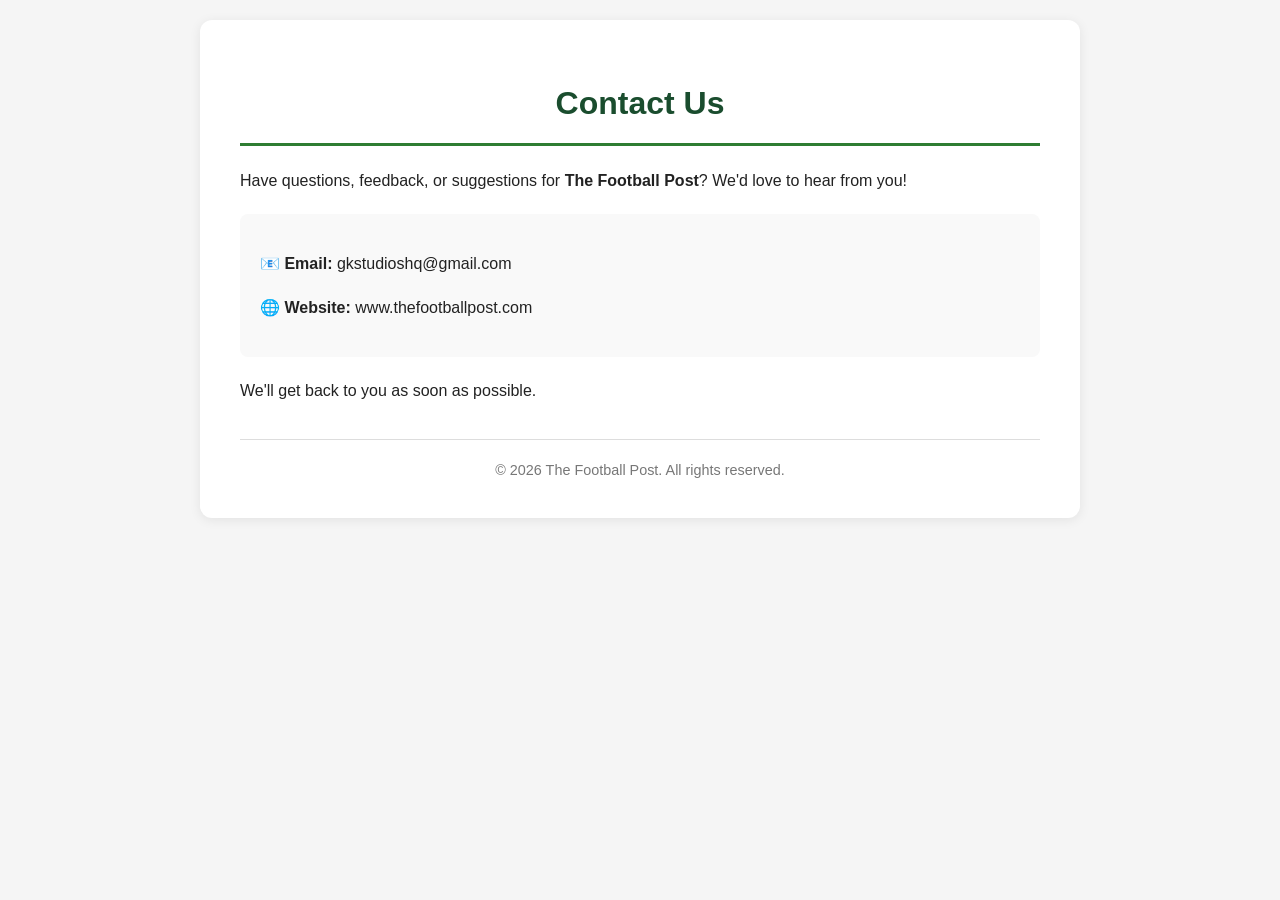
<file: contact_us.html>
<!DOCTYPE html>
<html lang="en">
<head>
    <meta charset="UTF-8">
    <meta name="viewport" content="width=device-width, initial-scale=1.0">
    <title>Contact Us - The Football Post</title>
    <style>
        body {
            font-family: Arial, sans-serif;
            line-height: 1.7;
            margin: 0;
            padding: 20px;
            background: #f5f5f5;
            color: #222;
        }
        .container {
            max-width: 800px;
            margin: 0 auto;
            background: #fff;
            padding: 35px 40px;
            border-radius: 12px;
            box-shadow: 0 2px 12px rgba(0,0,0,0.08);
        }
        h1 {
            color: #1a4d2e;
            border-bottom: 3px solid #2e7d32;
            padding-bottom: 12px;
            text-align: center;
        }
        .contact-info {
            background: #f9f9f9;
            padding: 20px;
            border-radius: 8px;
            margin: 20px 0;
        }
        .footer {
            text-align: center;
            margin-top: 35px;
            padding-top: 18px;
            border-top: 1px solid #ddd;
            font-size: 0.9em;
            color: #777;
        }
    </style>
</head>
<body>
    <div class="container">
        <h1>Contact Us</h1>

        <p>Have questions, feedback, or suggestions for <strong>The Football Post</strong>? We'd love to hear from you!</p>

        <div class="contact-info">
            <p><strong>📧 Email:</strong> gkstudioshq@gmail.com</p>
            <p><strong>🌐 Website:</strong> www.thefootballpost.com</p>
        </div>

        <p>We'll get back to you as soon as possible.</p>

        <div class="footer">
            &copy; 2026 The Football Post. All rights reserved.
        </div>
    </div>
</body>
</html>
</file>
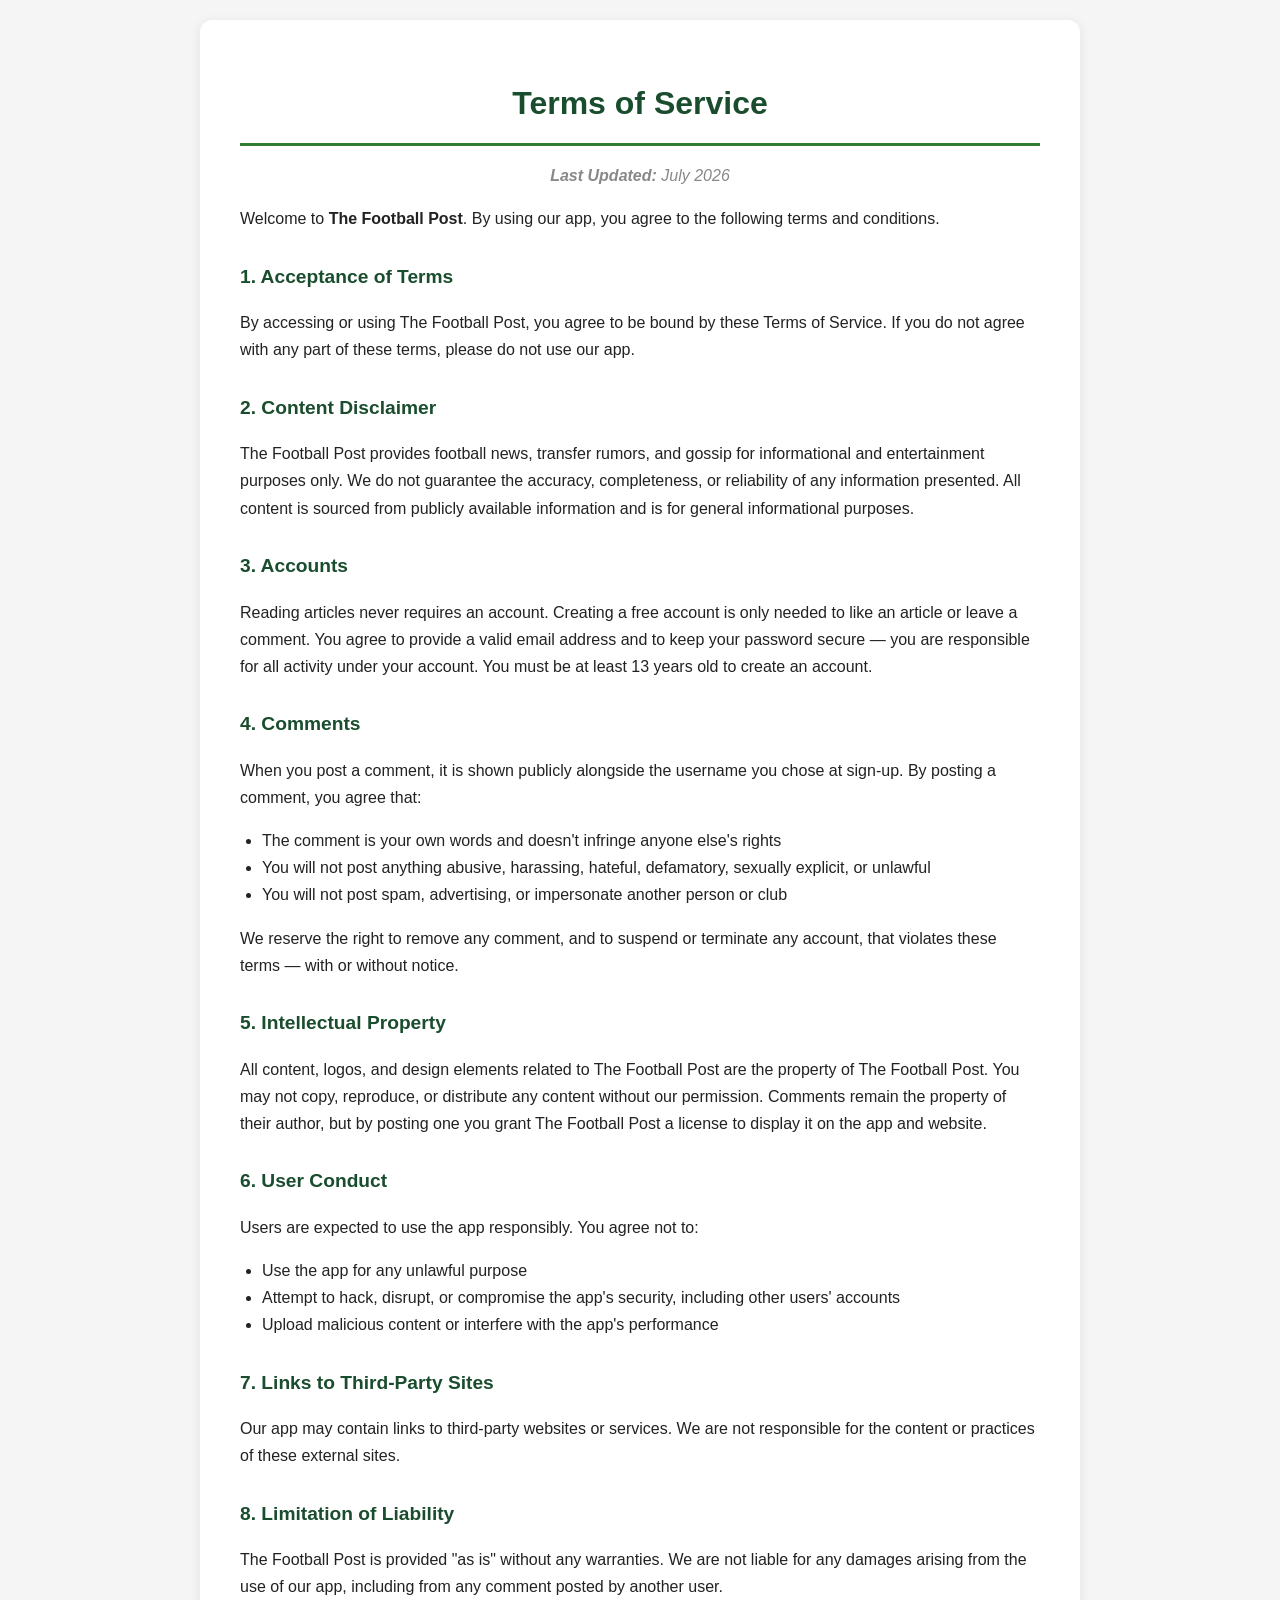
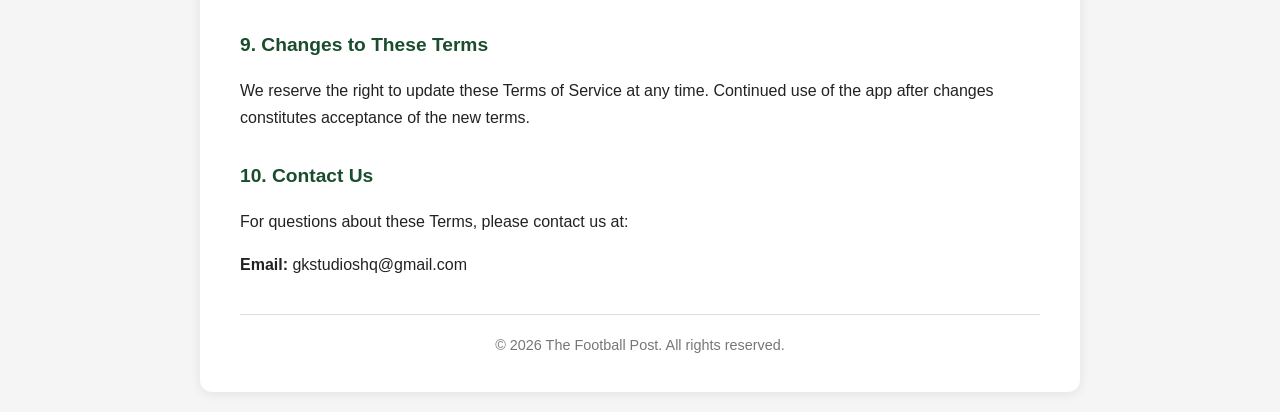
<file: Terms_of_Use.html>
<!DOCTYPE html>
<html lang="en">
<head>
    <meta charset="UTF-8">
    <meta name="viewport" content="width=device-width, initial-scale=1.0">
    <title>Terms of Service - The Football Post</title>
    <style>
        body {
            font-family: Arial, sans-serif;
            line-height: 1.7;
            margin: 0;
            padding: 20px;
            background: #f5f5f5;
            color: #222;
        }
        .container {
            max-width: 800px;
            margin: 0 auto;
            background: #fff;
            padding: 35px 40px;
            border-radius: 12px;
            box-shadow: 0 2px 12px rgba(0,0,0,0.08);
        }
        h1 {
            color: #1a4d2e;
            border-bottom: 3px solid #2e7d32;
            padding-bottom: 12px;
            text-align: center;
        }
        h2 {
            color: #1a4d2e;
            margin-top: 28px;
            font-size: 1.2em;
        }
        ul {
            padding-left: 22px;
        }
        .footer {
            text-align: center;
            margin-top: 35px;
            padding-top: 18px;
            border-top: 1px solid #ddd;
            font-size: 0.9em;
            color: #777;
        }
        .last-updated {
            text-align: center;
            color: #888;
            font-style: italic;
            margin-top: -5px;
        }
    </style>
</head>
<body>
    <div class="container">
        <h1>Terms of Service</h1>
        <p class="last-updated"><strong>Last Updated:</strong> July 2026</p>
        <p>Welcome to <strong>The Football Post</strong>. By using our app, you agree to the following terms and conditions.</p>
        <h2>1. Acceptance of Terms</h2>
        <p>By accessing or using The Football Post, you agree to be bound by these Terms of Service. If you do not agree with any part of these terms, please do not use our app.</p>
        <h2>2. Content Disclaimer</h2>
        <p>The Football Post provides football news, transfer rumors, and gossip for informational and entertainment purposes only. We do not guarantee the accuracy, completeness, or reliability of any information presented. All content is sourced from publicly available information and is for general informational purposes.</p>
        <h2>3. Accounts</h2>
        <p>Reading articles never requires an account. Creating a free account is only needed to like an article or leave a comment. You agree to provide a valid email address and to keep your password secure — you are responsible for all activity under your account. You must be at least 13 years old to create an account.</p>
        <h2>4. Comments</h2>
        <p>When you post a comment, it is shown publicly alongside the username you chose at sign-up. By posting a comment, you agree that:</p>
        <ul>
            <li>The comment is your own words and doesn't infringe anyone else's rights</li>
            <li>You will not post anything abusive, harassing, hateful, defamatory, sexually explicit, or unlawful</li>
            <li>You will not post spam, advertising, or impersonate another person or club</li>
        </ul>
        <p>We reserve the right to remove any comment, and to suspend or terminate any account, that violates these terms — with or without notice.</p>
        <h2>5. Intellectual Property</h2>
        <p>All content, logos, and design elements related to The Football Post are the property of The Football Post. You may not copy, reproduce, or distribute any content without our permission. Comments remain the property of their author, but by posting one you grant The Football Post a license to display it on the app and website.</p>
        <h2>6. User Conduct</h2>
        <p>Users are expected to use the app responsibly. You agree not to:</p>
        <ul>
            <li>Use the app for any unlawful purpose</li>
            <li>Attempt to hack, disrupt, or compromise the app's security, including other users' accounts</li>
            <li>Upload malicious content or interfere with the app's performance</li>
        </ul>
        <h2>7. Links to Third-Party Sites</h2>
        <p>Our app may contain links to third-party websites or services. We are not responsible for the content or practices of these external sites.</p>
        <h2>8. Limitation of Liability</h2>
        <p>The Football Post is provided "as is" without any warranties. We are not liable for any damages arising from the use of our app, including from any comment posted by another user.</p>
        <h2>9. Changes to These Terms</h2>
        <p>We reserve the right to update these Terms of Service at any time. Continued use of the app after changes constitutes acceptance of the new terms.</p>
        <h2>10. Contact Us</h2>
        <p>For questions about these Terms, please contact us at:</p>
        <p><strong>Email:</strong> gkstudioshq@gmail.com</p>
        <div class="footer">
            &copy; 2026 The Football Post. All rights reserved.
        </div>
    </div>
</body>
</html>
</file>
